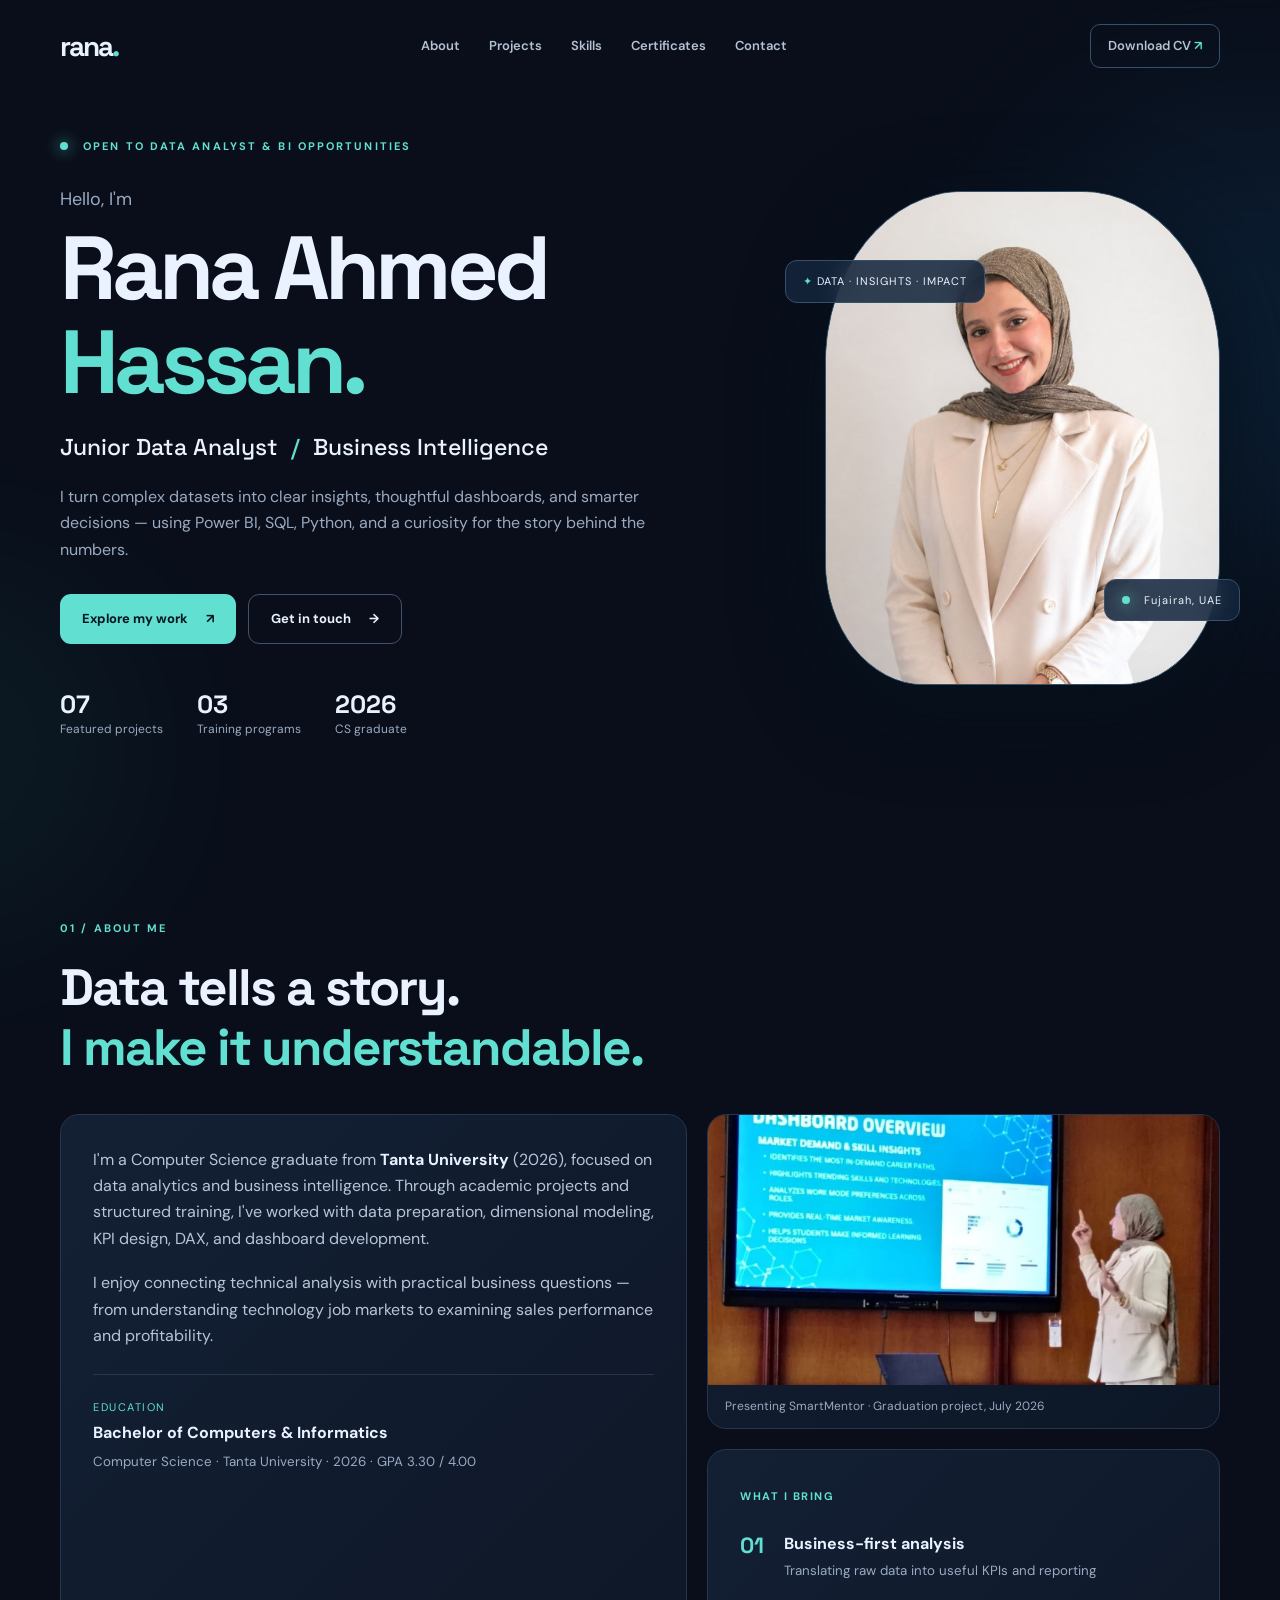
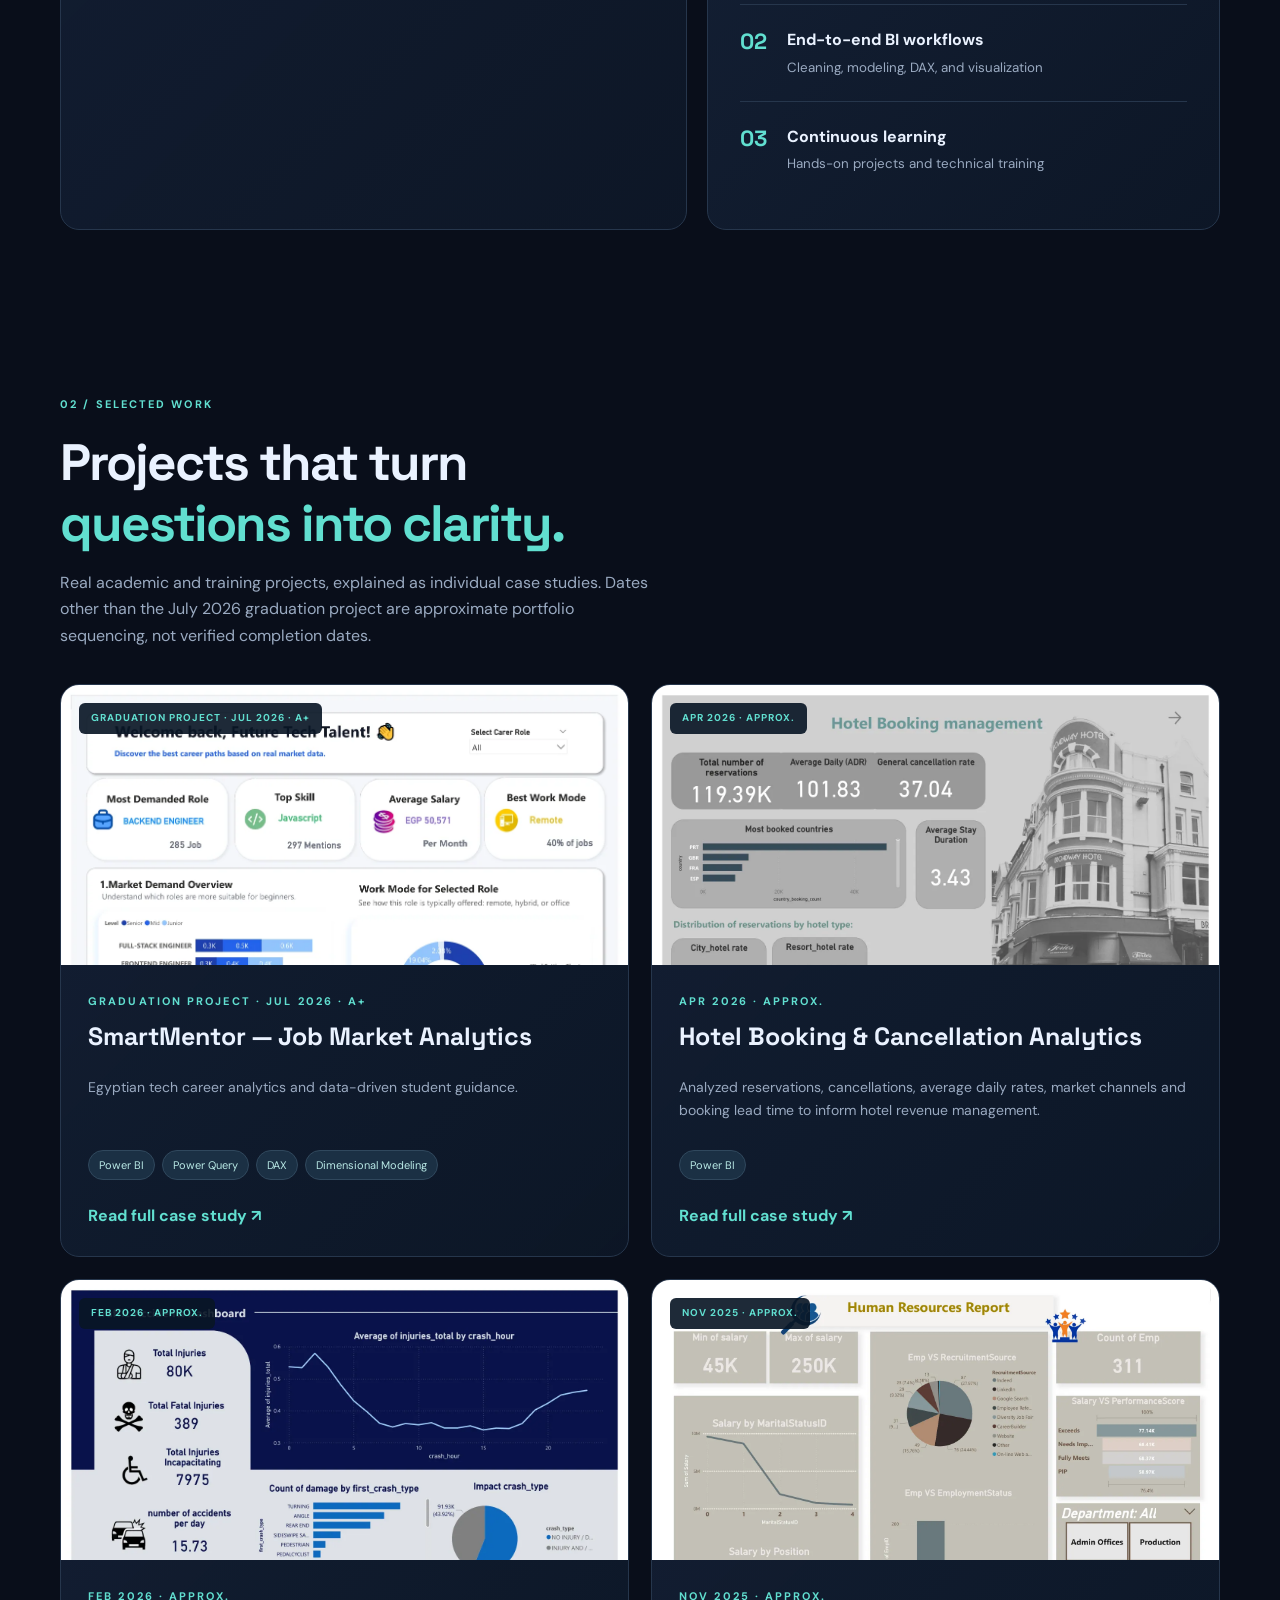
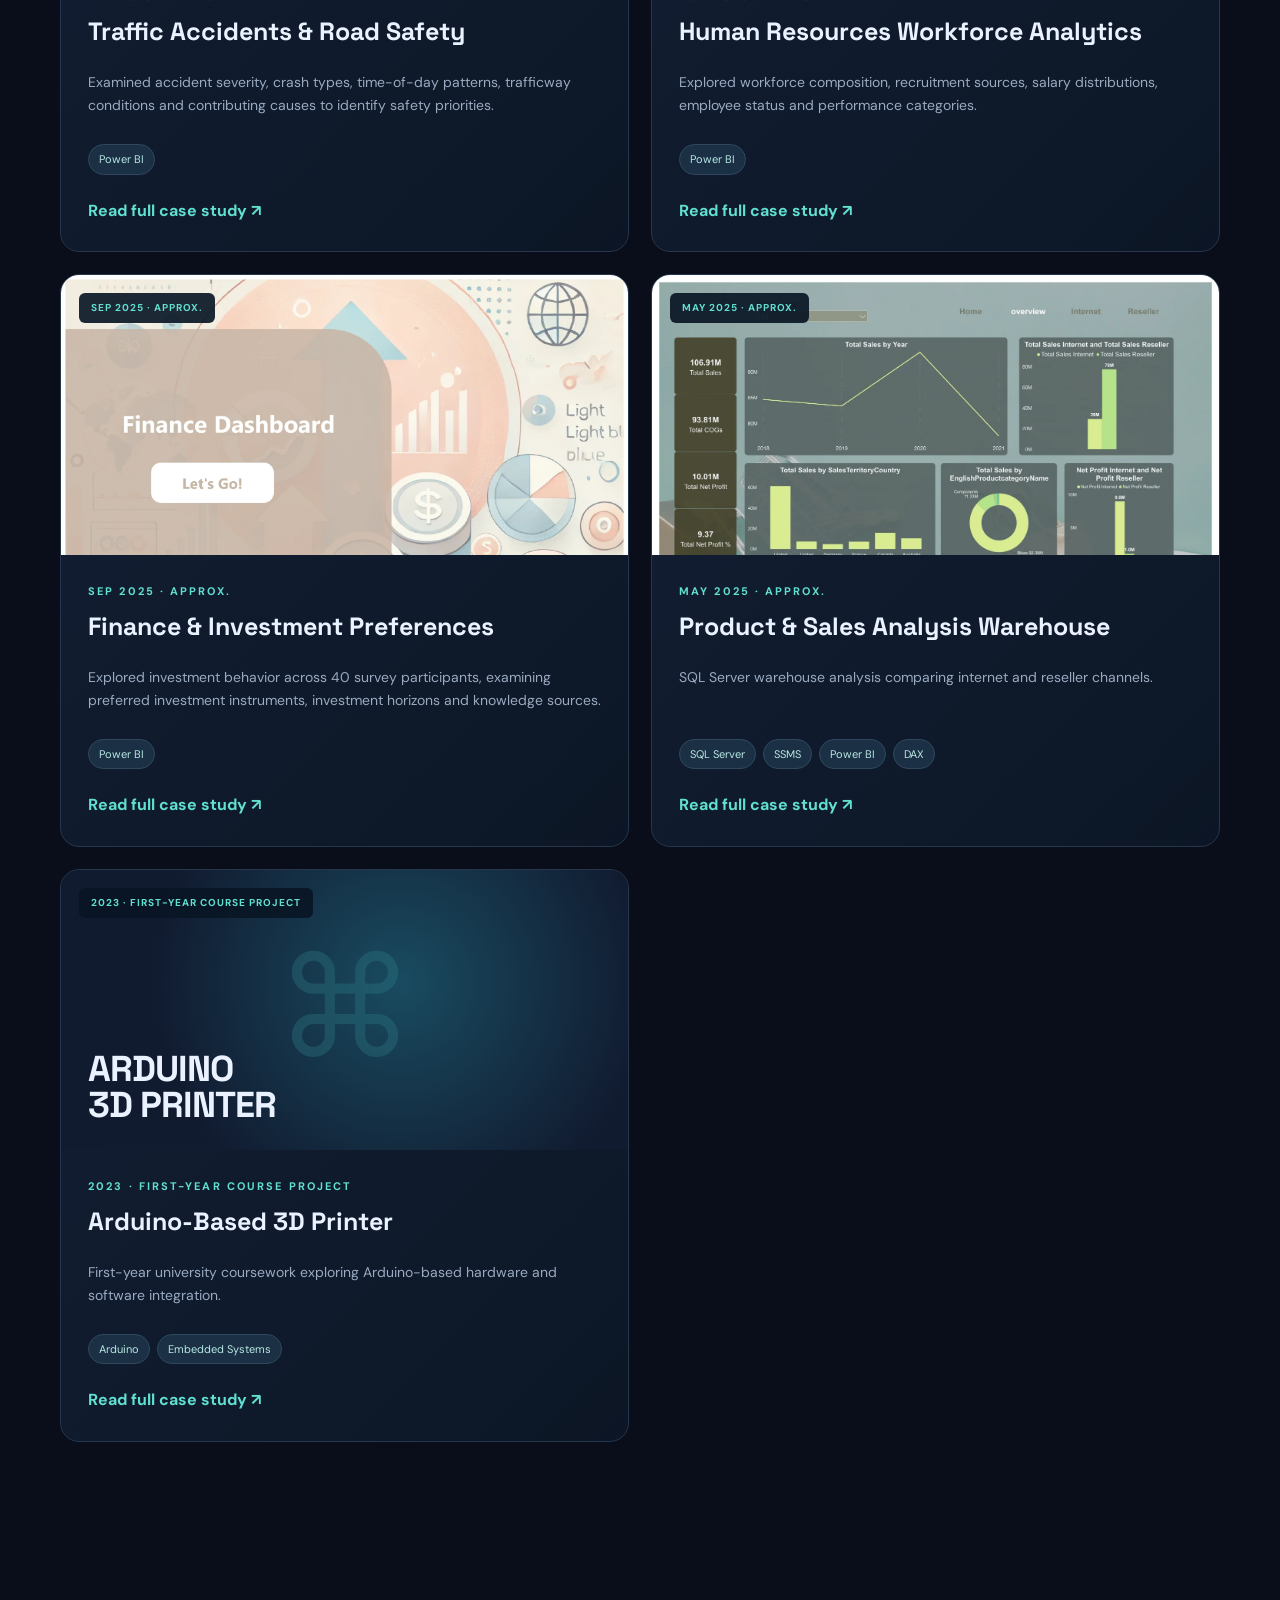
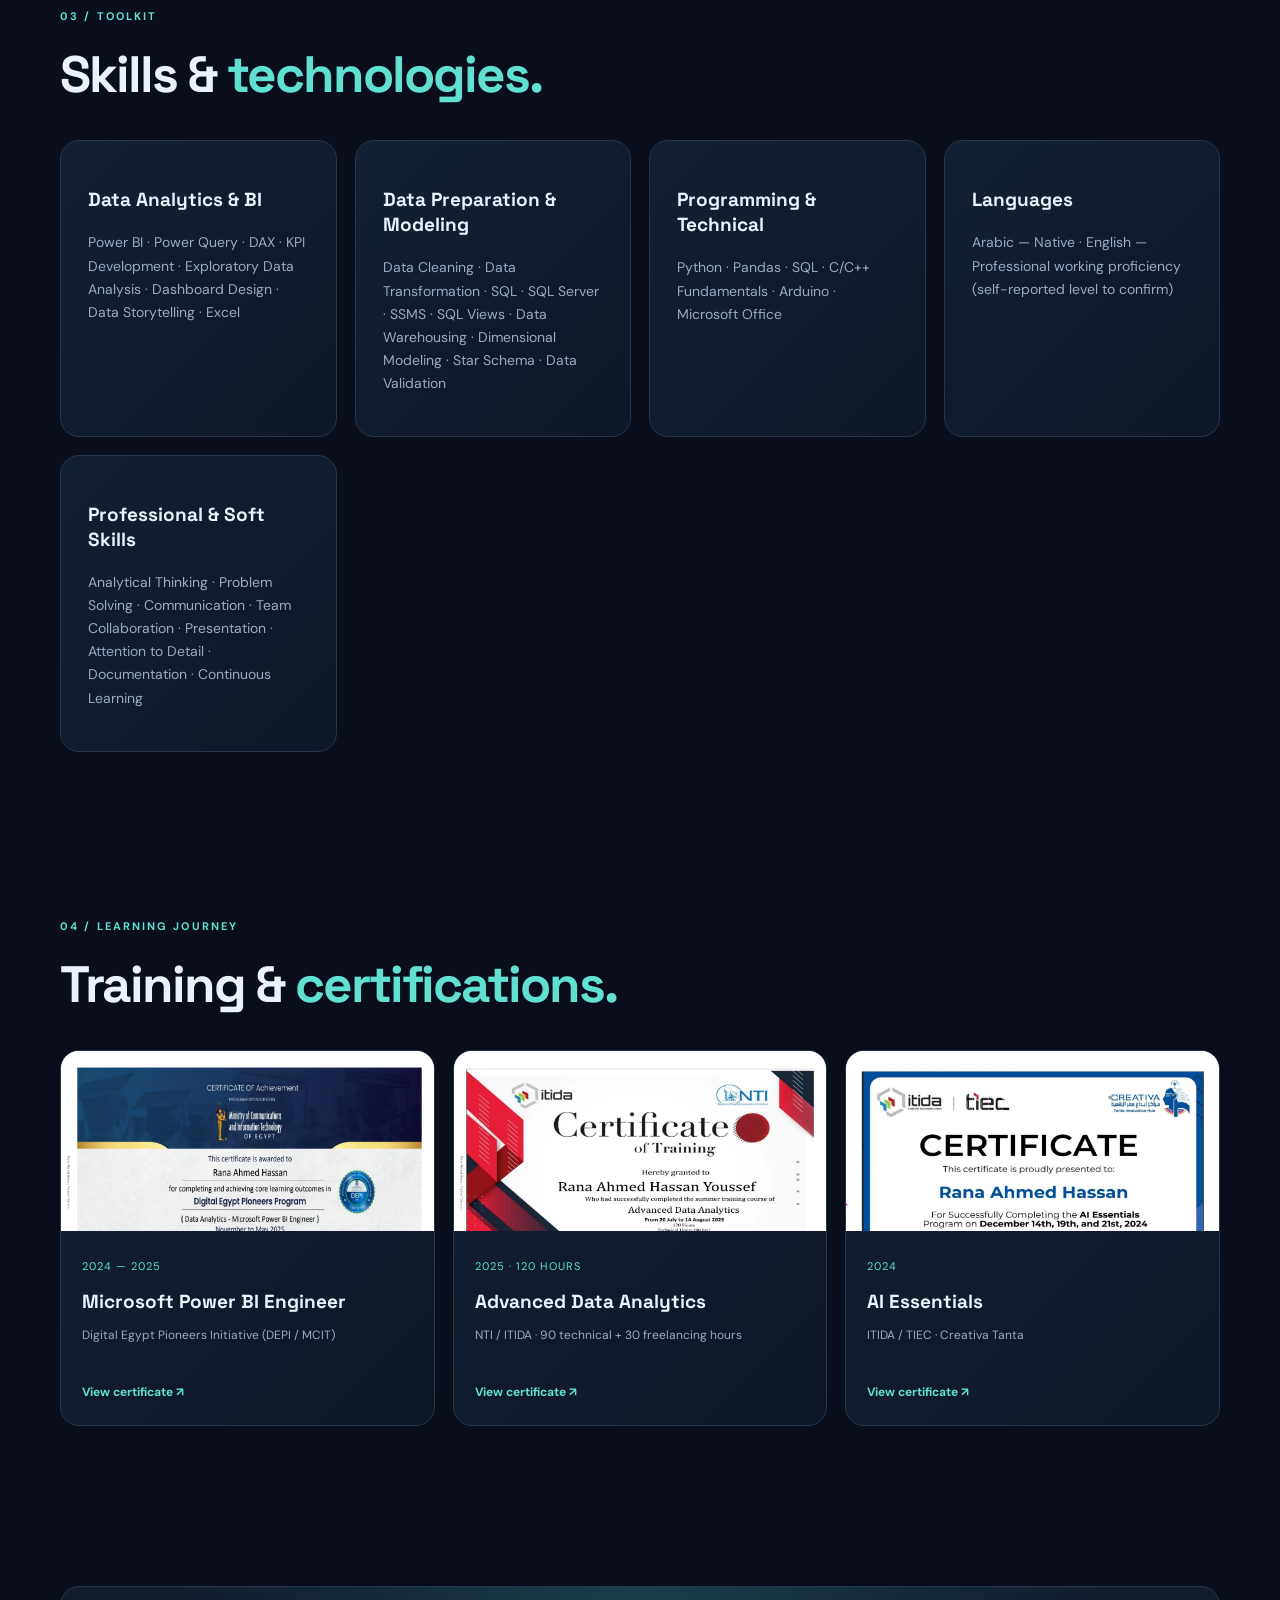
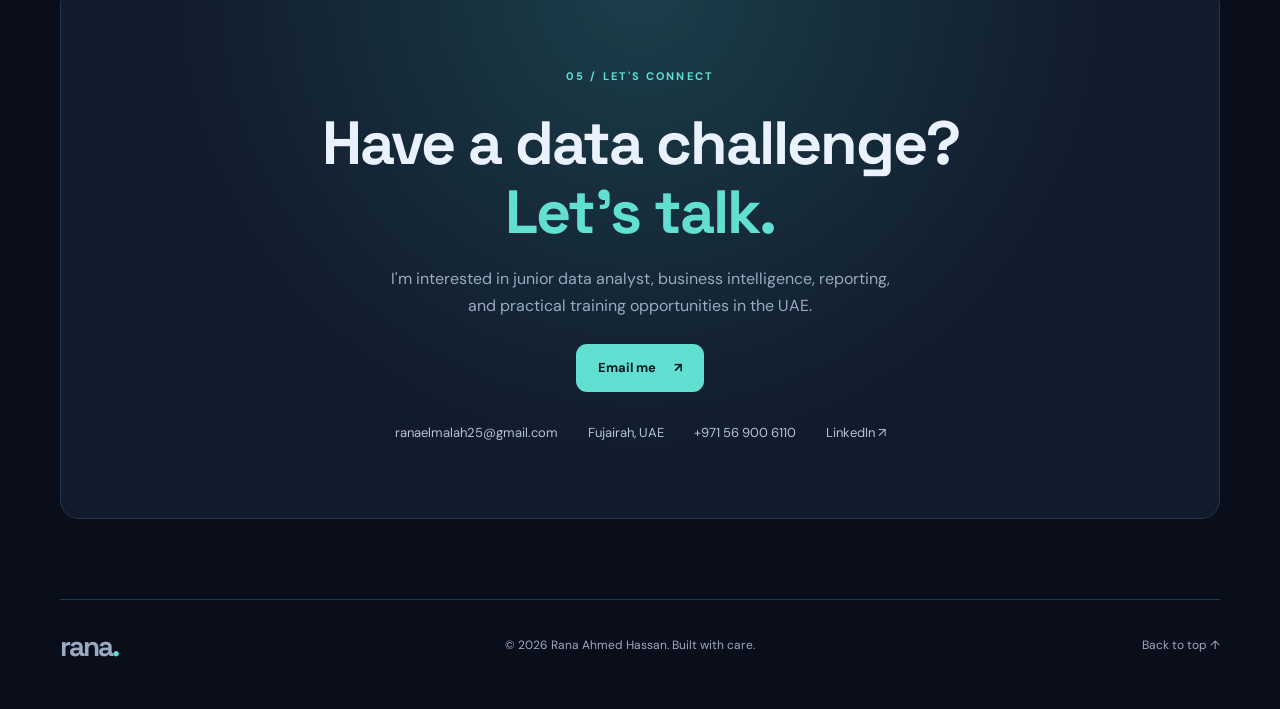
<file: index.html>
<!DOCTYPE html>

<html lang="en"><head><meta charset="utf-8"/><meta content="width=device-width,initial-scale=1" name="viewport"/><meta content="#090e1a" name="theme-color"/><meta content="Rana Ahmed Hassan — Junior Data Analyst and Business Intelligence portfolio. Power BI, SQL, Python, and interactive dashboards." name="description"/><title>Rana Ahmed Hassan | Data Analyst Portfolio</title><link href="styles.css" rel="stylesheet"/><link href="favicon.svg" rel="icon" type="image/svg+xml"/></head>
<body><div class="ambient a1"></div><div class="ambient a2"></div><header class="nav wrap"><a aria-label="Rana home" class="logo" href="#home">rana<span>.</span></a><nav aria-label="Main navigation"><a href="#about">About</a><a href="#projects">Projects</a><a href="#skills">Skills</a><a href="#certifications">Certificates</a><a href="#contact">Contact</a></nav><a class="nav-cta" download="" href="assets/Rana_Ahmed_Hassan_CV.pdf">Download CV <span>↗</span></a><button aria-expanded="false" aria-label="Toggle navigation" class="menu-toggle">☰</button></header>
<main><section class="hero wrap" id="home"><div class="hero-copy reveal"><div class="eyebrow"><span class="status-dot"></span> OPEN TO DATA ANALYST &amp; BI OPPORTUNITIES</div><p class="hello">Hello, I'm</p><h1>Rana Ahmed<br/><span>Hassan.</span></h1><h2>Junior Data Analyst <span class="separator">/</span> Business Intelligence</h2><p class="lead">I turn complex datasets into clear insights, thoughtful dashboards, and smarter decisions — using Power BI, SQL, Python, and a curiosity for the story behind the numbers.</p><div class="actions"><a class="btn primary" href="#projects">Explore my work <span>↗</span></a><a class="btn outline" href="#contact">Get in touch <span>→</span></a></div><div class="hero-metrics"><div><strong>07</strong><small>Featured projects</small></div><div><strong>03</strong><small>Training programs</small></div><div><strong>2026</strong><small>CS graduate</small></div></div></div><div class="portrait-wrap reveal"><div class="portrait-ring"><img alt="Portrait of Rana Ahmed Hassan" src="assets/rana-portrait.jpg"/></div><div class="float-label top"><span class="sparkle">✦</span> DATA · INSIGHTS · IMPACT</div><div class="float-label bottom"><span class="mini-dot"></span> Fujairah, UAE</div></div></section>
<section class="section wrap" id="about"><div class="section-top"><span class="kicker">01 / ABOUT ME</span><h2>Data tells a story.<br/><em>I make it understandable.</em></h2></div><div class="about-grid"><div class="glass about-text"><p>I'm a Computer Science graduate from <strong>Tanta University</strong> (2026), focused on data analytics and business intelligence. Through academic projects and structured training, I've worked with data preparation, dimensional modeling, KPI design, DAX, and dashboard development.</p><p>I enjoy connecting technical analysis with practical business questions — from understanding technology job markets to examining sales performance and profitability.</p><div class="education"><span>EDUCATION</span><strong>Bachelor of Computers &amp; Informatics</strong><small>Computer Science · Tanta University · 2026 · GPA 3.30 / 4.00</small></div></div><div class="about-right"><figure class="presentation-photo glass reveal"><img src="assets/rana-graduation-presentation.webp" alt="Rana presenting the SmartMentor market demand and skills dashboard during her graduation project presentation" loading="lazy"/><figcaption>Presenting SmartMentor · Graduation project, July 2026</figcaption></figure><div class="glass strengths"><span class="tiny-title">WHAT I BRING</span><div class="strength"><span class="num">01</span><div><strong>Business-first analysis</strong><small>Translating raw data into useful KPIs and reporting</small></div></div><div class="strength"><span class="num">02</span><div><strong>End-to-end BI workflows</strong><small>Cleaning, modeling, DAX, and visualization</small></div></div><div class="strength"><span class="num">03</span><div><strong>Continuous learning</strong><small>Hands-on projects and technical training</small></div></div></div></div></div></section>
<section class="section wrap" id="projects"><div class="section-top"><span class="kicker">02 / SELECTED WORK</span><h2>Projects that turn<br/><em>questions into clarity.</em></h2><p class="section-desc">Real academic and training projects, explained as individual case studies. Dates other than the July 2026 graduation project are approximate portfolio sequencing, not verified completion dates.</p></div><div class="projects"><article class="project-card glass reveal"><div class="project-visual"><img alt="Original dashboard screenshot: SmartMentor — Job Market Analytics" loading="lazy" src="assets/smartmentor-1.webp"/><span class="image-chip">GRADUATION PROJECT · JUL 2026 · A+</span></div><div class="project-body"><div class="project-meta">GRADUATION PROJECT · JUL 2026 · A+</div><h3>SmartMentor — Job Market Analytics</h3><p>Egyptian tech career analytics and data-driven student guidance.</p><div class="tags"><span>Power BI</span><span>Power Query</span><span>DAX</span><span>Dimensional Modeling</span></div><a class="project-link" href="project.html?id=smartmentor">Read full case study ↗</a></div></article><article class="project-card glass reveal"><div class="project-visual"><img alt="Original dashboard screenshot: Hotel Booking &amp; Cancellation Analytics" loading="lazy" src="assets/hotel-1.webp"/><span class="image-chip">APR 2026 · APPROX.</span></div><div class="project-body"><div class="project-meta">APR 2026 · APPROX.</div><h3>Hotel Booking &amp; Cancellation Analytics</h3><p>Analyzed reservations, cancellations, average daily rates, market channels and booking lead time to inform hotel revenue management.</p><div class="tags"><span>Power BI</span></div><a class="project-link" href="project.html?id=hotel">Read full case study ↗</a></div></article><article class="project-card glass reveal"><div class="project-visual"><img alt="Original dashboard screenshot: Traffic Accidents &amp; Road Safety" loading="lazy" src="assets/traffic-1.webp"/><span class="image-chip">FEB 2026 · APPROX.</span></div><div class="project-body"><div class="project-meta">FEB 2026 · APPROX.</div><h3>Traffic Accidents &amp; Road Safety</h3><p>Examined accident severity, crash types, time-of-day patterns, trafficway conditions and contributing causes to identify safety priorities.</p><div class="tags"><span>Power BI</span></div><a class="project-link" href="project.html?id=traffic">Read full case study ↗</a></div></article><article class="project-card glass reveal"><div class="project-visual"><img alt="Original dashboard screenshot: Human Resources Workforce Analytics" loading="lazy" src="assets/hr-1.webp"/><span class="image-chip">NOV 2025 · APPROX.</span></div><div class="project-body"><div class="project-meta">NOV 2025 · APPROX.</div><h3>Human Resources Workforce Analytics</h3><p>Explored workforce composition, recruitment sources, salary distributions, employee status and performance categories.</p><div class="tags"><span>Power BI</span></div><a class="project-link" href="project.html?id=hr">Read full case study ↗</a></div></article><article class="project-card glass reveal"><div class="project-visual"><img alt="Original dashboard screenshot: Finance &amp; Investment Preferences" loading="lazy" src="assets/finance-1.webp"/><span class="image-chip">SEP 2025 · APPROX.</span></div><div class="project-body"><div class="project-meta">SEP 2025 · APPROX.</div><h3>Finance &amp; Investment Preferences</h3><p>Explored investment behavior across 40 survey participants, examining preferred investment instruments, investment horizons and knowledge sources.</p><div class="tags"><span>Power BI</span></div><a class="project-link" href="project.html?id=finance">Read full case study ↗</a></div></article><article class="project-card glass reveal"><div class="project-visual"><img alt="Original dashboard screenshot: Product &amp; Sales Analysis Warehouse" loading="lazy" src="assets/sales-2.webp"/><span class="image-chip">MAY 2025 · APPROX.</span></div><div class="project-body"><div class="project-meta">MAY 2025 · APPROX.</div><h3>Product &amp; Sales Analysis Warehouse</h3><p>SQL Server warehouse analysis comparing internet and reseller channels.</p><div class="tags"><span>SQL Server</span><span>SSMS</span><span>Power BI</span><span>DAX</span></div><a class="project-link" href="project.html?id=sales">Read full case study ↗</a></div></article><article class="project-card glass reveal"><div class="project-visual printer-art"><div class="printer-icon">⌘</div><div class="printer-title">ARDUINO<br/>3D PRINTER</div><span class="image-chip">2023 · FIRST-YEAR COURSE PROJECT</span></div><div class="project-body"><div class="project-meta">2023 · FIRST-YEAR COURSE PROJECT</div><h3>Arduino-Based 3D Printer</h3><p>First-year university coursework exploring Arduino-based hardware and software integration.</p><div class="tags"><span>Arduino</span><span>Embedded Systems</span></div><a class="project-link" href="project.html?id=printer">Read full case study ↗</a></div></article></div></section>
<section class="section wrap" id="skills"><div class="section-top"><span class="kicker">03 / TOOLKIT</span><h2>Skills &amp; <em>technologies.</em></h2></div><div class="skills-grid"><div class="glass skill-card"><h3>Data Analytics &amp; BI</h3><p>Power BI · Power Query · DAX · KPI Development · Exploratory Data Analysis · Dashboard Design · Data Storytelling · Excel</p></div><div class="glass skill-card"><h3>Data Preparation &amp; Modeling</h3><p>Data Cleaning · Data Transformation · SQL · SQL Server · SSMS · SQL Views · Data Warehousing · Dimensional Modeling · Star Schema · Data Validation</p></div><div class="glass skill-card"><h3>Programming &amp; Technical</h3><p>Python · Pandas · SQL · C/C++ Fundamentals · Arduino · Microsoft Office</p></div><div class="glass skill-card"><h3>Languages</h3><p>Arabic — Native · English — Professional working proficiency (self-reported level to confirm)</p></div><div class="glass skill-card"><h3>Professional &amp; Soft Skills</h3><p>Analytical Thinking · Problem Solving · Communication · Team Collaboration · Presentation · Attention to Detail · Documentation · Continuous Learning</p></div></div></section>
<section class="section wrap" id="certifications"><div class="section-top"><span class="kicker">04 / LEARNING JOURNEY</span><h2>Training &amp; <em>certifications.</em></h2></div><div class="cert-grid"><button class="cert glass" data-cert="certificate-3.webp"><div class="cert-img"><img alt="DEPI Power BI Engineer certificate" loading="lazy" src="assets/certificate-3.webp"/></div><div class="cert-info"><span>2024 — 2025</span><h3>Microsoft Power BI Engineer</h3><p>Digital Egypt Pioneers Initiative (DEPI / MCIT)</p><b>View certificate ↗</b></div></button><button class="cert glass" data-cert="certificate-4.webp"><div class="cert-img"><img alt="NTI Advanced Data Analytics certificate" loading="lazy" src="assets/certificate-4.webp"/></div><div class="cert-info"><span>2025 · 120 HOURS</span><h3>Advanced Data Analytics</h3><p>NTI / ITIDA · 90 technical + 30 freelancing hours</p><b>View certificate ↗</b></div></button><button class="cert glass" data-cert="certificate-5.webp"><div class="cert-img"><img alt="AI Essentials certificate" loading="lazy" src="assets/certificate-5.webp"/></div><div class="cert-info"><span>2024</span><h3>AI Essentials</h3><p>ITIDA / TIEC · Creativa Tanta</p><b>View certificate ↗</b></div></button></div></section>
<section class="section wrap" id="contact"><div class="contact-box glass"><span class="kicker">05 / LET'S CONNECT</span><h2>Have a data challenge?<br/><em>Let's talk.</em></h2><p>I'm interested in junior data analyst, business intelligence, reporting, and practical training opportunities in the UAE.</p><a class="btn primary" href="mailto:ranaelmalah25@gmail.com?subject=Portfolio%20Inquiry%20-%20Rana%20Ahmed%20Hassan">Email me <span>↗</span></a><div class="contact-details"><a href="mailto:ranaelmalah25@gmail.com">ranaelmalah25@gmail.com</a><span>Fujairah, UAE</span><a href="tel:+971569006110">+971 56 900 6110</a><a href="https://www.linkedin.com/in/rana-elmalah" target="_blank" rel="noopener noreferrer">LinkedIn ↗</a></div></div></section></main><footer class="footer wrap"><a class="logo" href="#home">rana<span>.</span></a><span>© <span id="year"></span> Rana Ahmed Hassan. Built with care.</span><a href="#home">Back to top ↑</a></footer>
<div aria-label="Project details" aria-modal="true" class="modal" hidden="" id="modal" role="dialog"><div class="modal-backdrop" data-close=""></div><div class="modal-panel"><button aria-label="Close dialog" class="close" data-close="">×</button><div id="modal-content"></div></div></div><script defer="" src="script.js"></script></body></html>
</file>
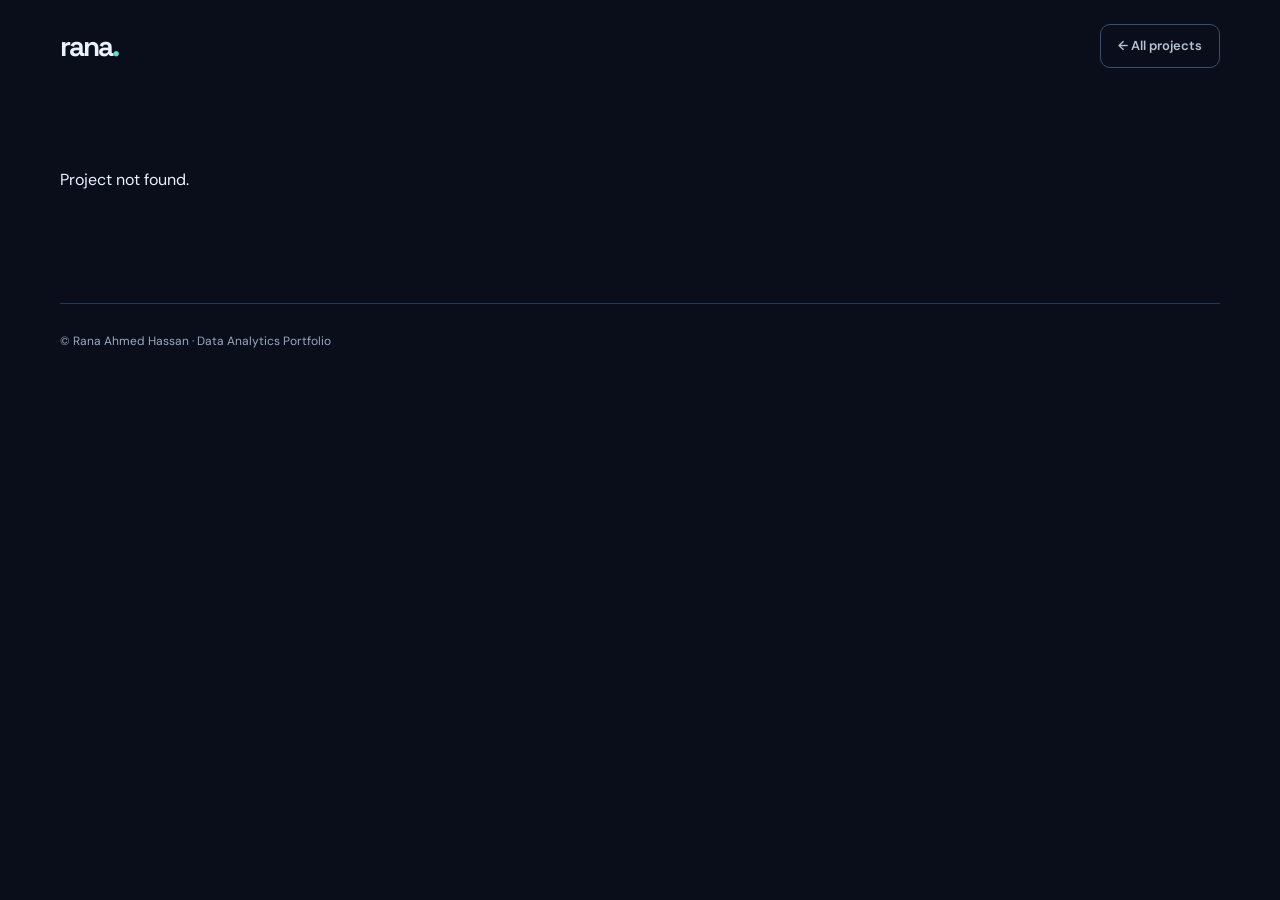
<file: project.html>
<!doctype html><html lang="en"><head><meta charset="utf-8"><meta name="viewport" content="width=device-width,initial-scale=1"><meta name="theme-color" content="#151c24"><title>Case Study | Rana Ahmed Hassan</title><link rel="stylesheet" href="styles.css"><link rel="icon" href="favicon.svg"></head><body><header class="nav wrap"><a class="logo" href="index.html">rana<span>.</span></a><a class="nav-cta" href="index.html#projects">← All projects</a></header><main class="wrap case-study" id="case-study"><p>Loading case study…</p></main><footer class="footer wrap">© Rana Ahmed Hassan · Data Analytics Portfolio</footer><script src="case-study.js" defer></script></body></html>
</file>
<file: styles.css>
@import url('https://fonts.googleapis.com/css2?family=DM+Sans:wght@400;500;600;700&family=Space+Grotesk:wght@400;500;600;700&display=swap');:root{--bg:#090e1a;--panel:#101a2b;--panel2:#121f33;--line:#26364c;--text:#eaf2ff;--muted:#9aaac1;--accent:#61dfd0;--blue:#7faaff}*{box-sizing:border-box}html{scroll-behavior:smooth}body{margin:0;background:var(--bg);color:var(--text);font-family:'DM Sans',Arial,sans-serif;line-height:1.65;overflow-x:hidden}a{color:inherit;text-decoration:none}button{font:inherit;cursor:pointer}img{max-width:100%;display:block}.wrap{width:min(1160px,calc(100% - 48px));margin-inline:auto}.ambient{position:absolute;z-index:-1;pointer-events:none;filter:blur(90px);border-radius:50%;opacity:.24}.a1{width:440px;height:440px;background:#154d78;top:120px;right:-190px}.a2{width:360px;height:360px;background:#1b665b;top:570px;left:-230px;opacity:.14}.nav{height:92px;display:flex;align-items:center;justify-content:space-between;gap:22px}.logo{font:700 28px 'Space Grotesk';letter-spacing:-2px}.logo span{color:var(--accent)}nav{display:flex;gap:29px}nav a,.nav-cta{font-size:13px;font-weight:600;color:#b5c2d3;transition:color .2s}nav a:hover,.nav-cta:hover{color:var(--accent)}.nav-cta{border:1px solid #385067;border-radius:10px;padding:10px 17px}.nav-cta span{color:var(--accent)}.menu-toggle{display:none}.hero{min-height:675px;display:grid;grid-template-columns:1.18fr .82fr;gap:40px;align-items:center;padding:45px 0 95px}.eyebrow,.kicker,.tiny-title,.project-meta{color:var(--accent);font-size:11px;letter-spacing:2.1px;font-weight:700}.status-dot,.mini-dot{display:inline-block;background:var(--accent);width:8px;height:8px;border-radius:50%;margin-right:10px;box-shadow:0 0 15px var(--accent)}.hello{font-size:18px;color:var(--muted);margin:30px 0 0}.hero h1{font:700 clamp(55px,7vw,98px)/1.05 'Space Grotesk';letter-spacing:-5px;margin:6px 0 23px}.hero h1 span{color:var(--accent)}.hero h2{font:500 clamp(17px,2vw,23px) 'Space Grotesk';margin:0 0 22px}.separator{color:var(--accent);margin:0 7px}.lead{max-width:600px;color:var(--muted);font-size:16px}.actions{display:flex;gap:12px;flex-wrap:wrap;margin:31px 0 44px}.btn{border-radius:11px;padding:13px 22px;display:inline-flex;gap:18px;align-items:center;justify-content:space-between;font-size:13px;font-weight:700;transition:transform .2s,background .2s}.btn:hover{transform:translateY(-3px)}.primary{background:var(--accent);color:#071522}.primary:hover{background:#9af2e8}.outline{border:1px solid #43526b}.outline:hover{background:#16253a}.hero-metrics{display:flex;gap:34px;flex-wrap:wrap}.hero-metrics div{display:grid;gap:0}.hero-metrics strong{font:700 25px 'Space Grotesk'}.hero-metrics small{color:var(--muted);font-size:12px}.portrait-wrap{position:relative;max-width:395px;justify-self:end;width:100%}.portrait-ring{border-radius:35% 35% 25% 25%;overflow:hidden;border:1px solid #34526b;box-shadow:0 22px 85px #06121d;aspect-ratio:4/5;background:#d6d4cf}.portrait-ring img{width:100%;height:100%;object-fit:cover;object-position:center 19%}.float-label{position:absolute;background:#14253cdd;border:1px solid #35516a;border-radius:12px;padding:11px 17px;backdrop-filter:blur(12px);font-size:11px;letter-spacing:1px}.float-label.top{top:14%;left:-40px}.float-label.bottom{bottom:13%;right:-20px}.sparkle{color:var(--accent)}.section{padding:80px 0;scroll-margin-top:40px}.section-top{margin-bottom:35px}.section-top h2{font:700 clamp(33px,4vw,55px)/1.18 'Space Grotesk';letter-spacing:-2px;margin:17px 0 10px}.section-top h2 em,.contact-box h2 em{font-style:normal;color:var(--accent)}.section-desc{max-width:590px;color:var(--muted)}.glass{background:linear-gradient(135deg,#152238dd,#0d1727ee);border:1px solid var(--line);border-radius:19px}.about-grid{display:grid;grid-template-columns:1.1fr .9fr;gap:20px}.about-text,.strengths{padding:32px}.about-text p{color:#b7c5d8;margin:0 0 18px}.about-text strong{color:var(--text)}.education{border-top:1px solid var(--line);padding-top:23px;margin-top:25px;display:grid;gap:4px}.education span,.tiny-title{color:var(--accent);font-size:11px;letter-spacing:1.5px}.education small{color:var(--muted)}.strength{display:flex;gap:20px;border-bottom:1px solid var(--line);padding:22px 0}.strength:last-child{border:0}.strength .num{color:var(--accent);font:700 22px 'Space Grotesk'}.strength div{display:grid;gap:3px}.strength small{color:var(--muted)}.projects{display:grid;grid-template-columns:repeat(2,1fr);gap:22px}.project-card{overflow:hidden;display:flex;flex-direction:column}.project-visual{height:280px;position:relative;overflow:hidden;background:#1d293c}.project-visual img{width:100%;height:100%;object-fit:cover;object-position:top;transition:transform .5s}.project-card:hover .project-visual img{transform:scale(1.04)}.image-chip{position:absolute;top:18px;left:18px;background:#081525e8;color:var(--accent);padding:7px 12px;border-radius:6px;font-size:10px;letter-spacing:1px;font-weight:700}.project-body{padding:27px;flex:1;display:flex;flex-direction:column}.project-body h3{font:700 25px 'Space Grotesk';margin:10px 0}.project-body p{color:var(--muted);font-size:14px;flex:1}.tags{display:flex;gap:7px;flex-wrap:wrap;margin:13px 0 23px}.tags span{background:#1b3044;color:#b8e8e5;border:1px solid #30485d;padding:5px 10px;border-radius:20px;font-size:11px}.project-link{border:0;background:none;color:var(--accent);font-weight:700;padding:0;align-self:start}.project-link span{margin-left:10px}.printer-art{background:radial-gradient(circle at 60% 40%,#194b60,#111b30 65%);display:flex;align-items:center;justify-content:center}.printer-icon{font-size:140px;color:#2d7d87;opacity:.35}.printer-title{position:absolute;bottom:27px;left:27px;font:700 36px/1 'Space Grotesk';letter-spacing:-1px}.skills-grid,.cert-grid{display:grid;grid-template-columns:repeat(3,1fr);gap:18px}.skill-card{padding:27px}.skill-icon{font:700 27px 'Space Grotesk';color:var(--accent)}.skill-card h3{font:700 19px 'Space Grotesk'}.skill-card p{font-size:14px;color:var(--muted)}.cert{padding:0;overflow:hidden;text-align:left;color:inherit;transition:transform .2s}.cert:hover{transform:translateY(-4px)}.cert-img{height:180px;background:#e8edf4;display:grid;place-items:center;overflow:hidden}.cert-img img{width:100%;height:100%;object-fit:contain}.cert-info{padding:21px}.cert-info span{font-size:11px;letter-spacing:1px;color:var(--accent)}.cert-info h3{font:700 19px 'Space Grotesk';margin:10px 0 6px}.cert-info p{font-size:12px;color:var(--muted);min-height:40px}.cert-info b{font-size:12px;color:var(--accent)}.contact-box{text-align:center;padding:75px 25px;background:radial-gradient(circle at top,#1b3e4a,#111b2c 60%)}.contact-box h2{font:700 clamp(34px,5vw,61px)/1.13 'Space Grotesk';letter-spacing:-2px;margin:20px 0}.contact-box p{color:var(--muted);max-width:520px;margin:0 auto 25px}.contact-details{display:flex;justify-content:center;gap:30px;flex-wrap:wrap;margin-top:30px;color:#b2c4d7;font-size:13px}.footer{display:flex;justify-content:space-between;align-items:center;gap:15px;border-top:1px solid var(--line);padding:28px 0 45px;color:var(--muted);font-size:12px}.modal[hidden]{display:none}.modal{position:fixed;inset:0;z-index:100;display:grid;place-items:center}.modal-backdrop{position:absolute;inset:0;background:#030710dd;backdrop-filter:blur(8px)}.modal-panel{position:relative;width:min(960px,calc(100vw - 30px));max-height:90vh;overflow:auto;border:1px solid #38516b;border-radius:20px;background:#0f1a2b;padding:32px}.close{position:sticky;float:right;top:0;background:#243950;color:white;border:0;border-radius:50%;width:38px;height:38px;font-size:26px;z-index:3}.modal-panel h2{font:700 35px 'Space Grotesk';margin:12px 0}.modal-panel p{color:var(--muted)}.modal-panel h3{color:var(--accent);font:600 17px 'Space Grotesk';margin-top:25px}.modal-panel ul{color:#c3d1e0}.modal-gallery{display:grid;gap:14px;margin-top:24px}.modal-gallery img{width:100%;border-radius:10px;border:1px solid var(--line)}.modal-gallery figure{margin:0}.modal-gallery figcaption{font-size:12px;color:var(--muted);padding:7px 0}.cert-preview{width:100%;max-height:75vh;object-fit:contain}.reveal{animation:rise .7s both}@keyframes rise{from{opacity:0;transform:translateY(16px)}to{opacity:1;transform:translateY(0)}}@media(max-width:900px){nav{gap:13px}.hero{grid-template-columns:1fr .8fr;gap:20px}.hero h1{font-size:60px}.float-label.top{left:-20px}.projects{grid-template-columns:1fr 1fr}.project-visual{height:220px}.cert-grid{grid-template-columns:repeat(2,1fr)}}@media(max-width:680px){.wrap{width:min(100% - 32px,1160px)}.nav{height:72px}.nav nav{display:none;position:absolute;top:70px;left:16px;right:16px;background:#14233a;border:1px solid var(--line);border-radius:14px;z-index:9;padding:20px;flex-direction:column}.nav nav.open{display:flex}.nav-cta{margin-left:auto;font-size:11px;padding:8px}.menu-toggle{display:block;border:0;background:none;color:white;font-size:24px}.hero{grid-template-columns:1fr;padding:40px 0 65px}.hero h1{font-size:clamp(53px,13vw,76px);letter-spacing:-3px}.portrait-wrap{max-width:300px;justify-self:center;margin-top:15px}.hero-metrics{gap:23px}.section{padding:60px 0}.about-grid,.projects,.skills-grid,.cert-grid{grid-template-columns:1fr}.project-visual{height:250px}.footer{flex-wrap:wrap}.modal-panel{padding:20px}}@media(prefers-reduced-motion:reduce){html{scroll-behavior:auto}*,*:before,*:after{animation:none!important;transition:none!important}}
/* Case studies and refined editorial palette */
:root{--accent:#b5a28c;--accent-2:#d3c0a9}body{background:#101820}a{color:inherit}.project-link{display:inline-flex;text-decoration:none;cursor:pointer}.project-card{transition:transform .3s ease,box-shadow .3s ease}.project-card:hover{transform:translateY(-5px);box-shadow:0 22px 48px #0004}.case-study{padding:75px 0 110px}.case-head{max-width:950px;margin:0 auto 65px}.case-head h1{font-size:clamp(2.3rem,6vw,5rem);line-height:1.08;margin:24px 0}.case-lead{font-size:1.23rem;line-height:1.8;color:#c9cbd0;max-width:850px}.case-back{display:block;color:#d3c0a9;margin-bottom:35px;text-decoration:none}.case-pills{display:flex;flex-wrap:wrap;gap:9px;margin-top:25px}.case-pills span{padding:8px 13px;border:1px solid #46515a;border-radius:30px;font-size:.83rem;color:#d5d0c8}.case-layout{display:grid;grid-template-columns:minmax(0,1fr) 260px;gap:55px}.case-main section{padding:35px 0;border-bottom:1px solid #39434b}.case-main section h2,.case-gallery h2{font-size:clamp(1.5rem,3vw,2.4rem);margin:12px 0 20px}.case-main section p,.case-main li{color:#c6c9cd;line-height:1.85}.case-main li{margin:10px 0}.challenge,.insight{background:#1b2730;border:1px solid #3b4750;border-radius:18px;padding:22px;margin:16px 0}.challenge h3,.insight h3{color:#e8d7c4;margin:0 0 10px}.challenge p,.insight p{margin:7px 0}.insight{display:flex;gap:18px}.insight-no{color:#c4a88a;font-size:1.3rem}.case-aside{padding:23px;position:sticky;top:25px}.case-aside p,.case-aside small{line-height:1.8;color:#b8bdc3}.case-gallery{margin-top:75px}.case-gallery figure{margin:28px 0 45px}.case-gallery img{display:block;width:100%;border-radius:16px;border:1px solid #4b5660}.case-gallery figcaption{font-size:.8rem;color:#aeb8c1;margin-top:10px}.skills-grid{grid-template-columns:repeat(auto-fit,minmax(240px,1fr))}@media(max-width:780px){.case-layout{grid-template-columns:1fr}.case-side{display:none}.case-study{padding-top:30px}}@media(prefers-reduced-motion:reduce){*,*:before,*:after{animation:none!important;transition:none!important}}

/* Final visual refinement: restore the original cool cyan/blue palette. */
:root{--bg:#090e1a;--panel:#101a2b;--panel2:#121f33;--line:#26364c;--text:#eaf2ff;--muted:#9aaac1;--accent:#61dfd0;--accent-2:#7faaff}
body{background:var(--bg)}
.case-back,.insight-no{color:var(--accent)}
.challenge h3,.insight h3{color:var(--text)}
.case-pills span{color:#c8d8ec;border-color:#385067}
.case-lead,.case-main section p,.case-main li{color:#b9c9df}
.case-main section{border-color:var(--line)}
.challenge,.insight{background:#121f33;border-color:#2b4059}
.case-aside p,.case-aside small{color:var(--muted)}
.case-gallery img{border-color:var(--line)}
.primary:hover{background:#9af2e8}

/* Graduation presentation photo — original, unedited */
.about-right{display:grid;gap:20px;align-content:start}.presentation-photo{margin:0;overflow:hidden}.presentation-photo img{width:100%;height:270px;object-fit:cover;object-position:center 42%}.presentation-photo figcaption{padding:12px 17px;color:var(--muted);font-size:12px}.case-presentation{margin:26px 0 8px}.case-presentation img{display:block;width:100%;max-height:650px;object-fit:contain;background:#0b1525;border:1px solid var(--line);border-radius:16px}.case-presentation figcaption{color:var(--muted);font-size:13px;margin-top:10px}
</file>
